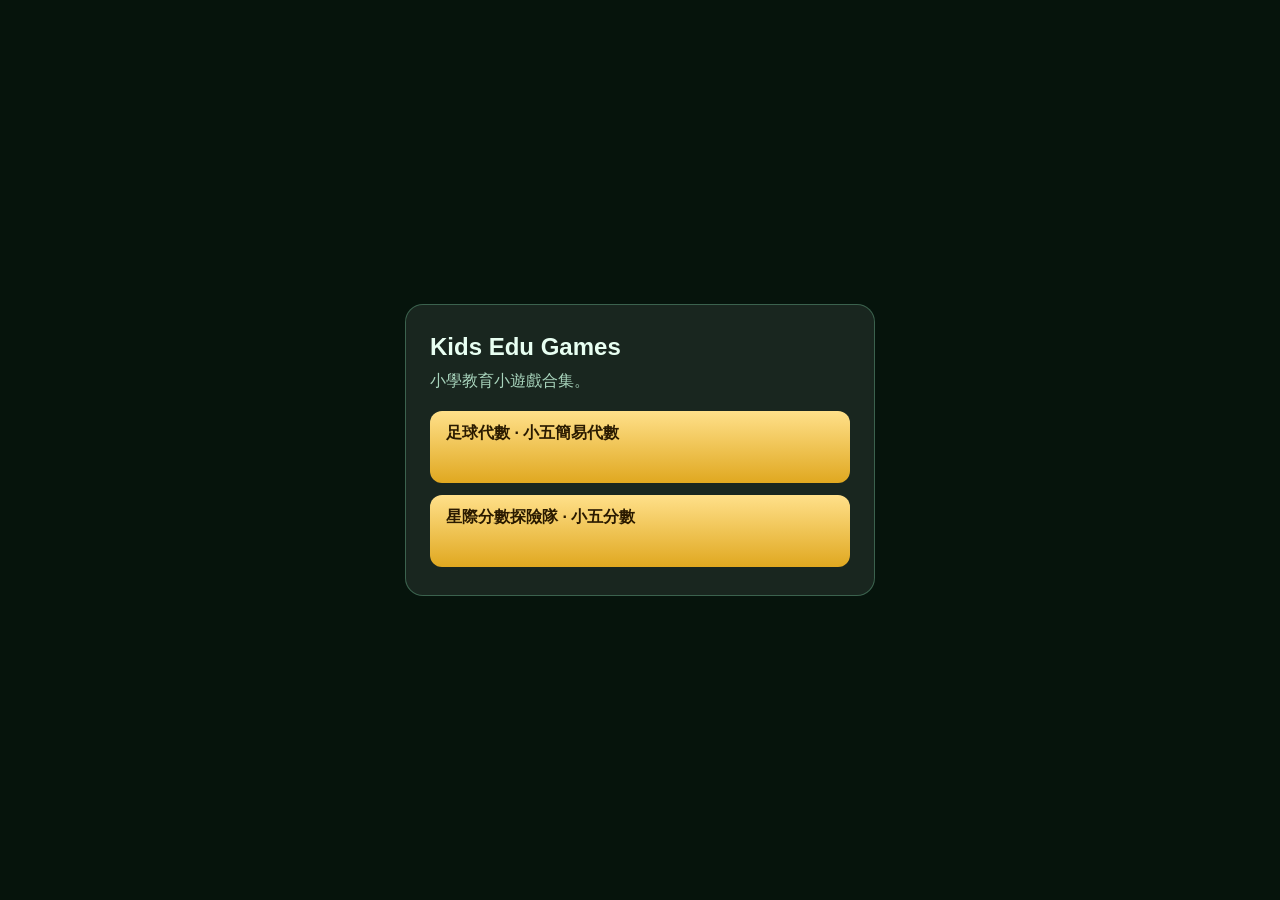
<file: index.html>
<!DOCTYPE html>
<html lang="zh-Hant">
<head>
  <meta charset="UTF-8">
  <meta name="viewport" content="width=device-width, initial-scale=1">
  <title>Kids Edu Games</title>
  <style>
    body {
      margin: 0;
      min-height: 100vh;
      display: grid;
      place-items: center;
      font-family: "PingFang TC", "Heiti TC", "Microsoft JhengHei", sans-serif;
      background: #06140c;
      color: #e8fff2;
    }
    main {
      width: min(420px, 92vw);
      padding: 28px 24px;
      border-radius: 18px;
      background: rgba(255, 255, 255, 0.08);
      border: 1px solid rgba(148, 255, 200, 0.28);
    }
    h1 { margin: 0 0 8px; font-size: 1.5rem; }
    p { margin: 0 0 18px; color: #a8d4bc; line-height: 1.5; }
    a {
      display: block;
      min-height: 48px;
      padding: 12px 16px;
      border-radius: 12px;
      text-decoration: none;
      color: #2a1a00;
      font-weight: 800;
      background: linear-gradient(180deg, #ffe08a, #e0a820);
    }
    a + a { margin-top: 12px; }
  </style>
</head>
<body>
  <main>
    <h1>Kids Edu Games</h1>
    <p>小學教育小遊戲合集。</p>
    <a href="./p5-maths-simple-algebra/">足球代數 · 小五簡易代數</a>
    <a href="./space-fraction-p5/">星際分數探險隊 · 小五分數</a>
  </main>
</body>
</html>
</file>
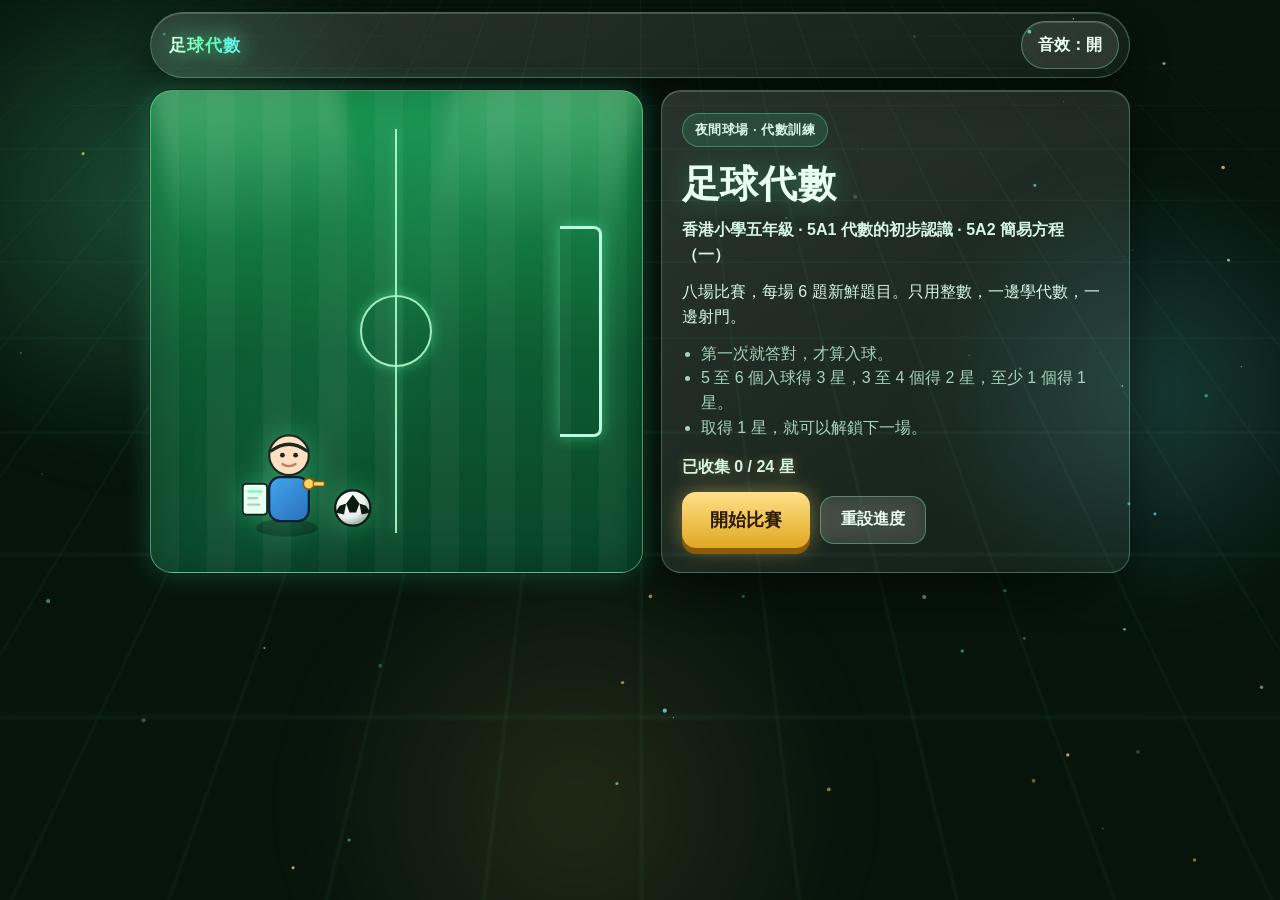
<file: p5-maths-simple-algebra/index.html>
<!DOCTYPE html>
<html lang="zh-Hant">
<head>
  <meta charset="UTF-8">
  <meta name="viewport" content="width=device-width, initial-scale=1, viewport-fit=cover">
  <meta name="theme-color" content="#06140c">
  <title>足球代數</title>
  <link rel="stylesheet" href="./styles.css">
</head>
<body>
  <canvas id="fx-canvas" aria-hidden="true"></canvas>
  <div class="bg-grid" aria-hidden="true"></div>
  <div class="bg-glow bg-glow-a" aria-hidden="true"></div>
  <div class="bg-glow bg-glow-b" aria-hidden="true"></div>
  <div class="bg-glow bg-glow-c" aria-hidden="true"></div>

  <div class="app-shell" id="app-shell">
    <header class="topbar glass-bar">
      <p class="brand"><span class="brand-glow">足球代數</span></p>
      <button type="button" id="sound-toggle" class="pill-btn" aria-pressed="true">音效：開</button>
    </header>

    <main>
      <noscript>
        <p class="noscript">請開啟 JavaScript，這個練習才能運作。</p>
      </noscript>

      <section id="screen-home" class="screen">
        <div class="hero">
          <div class="mini-pitch neon-frame" aria-hidden="true">
            <span class="pitch-sheen"></span>
            <span class="mini-halfway"></span>
            <span class="mini-circle"></span>
            <span class="mini-goal"></span>
            <span class="floodlight flood-l"></span>
            <span class="floodlight flood-r"></span>
            <svg class="hero-mascot" viewBox="0 0 200 140" xmlns="http://www.w3.org/2000/svg">
              <defs>
                <linearGradient id="coachShirt" x1="70" y1="50" x2="130" y2="120" gradientUnits="userSpaceOnUse">
                  <stop offset="0%" stop-color="#4db8ff"/>
                  <stop offset="100%" stop-color="#1e5aa8"/>
                </linearGradient>
                <radialGradient id="ballShade" cx="0.35" cy="0.3" r="0.7">
                  <stop offset="0%" stop-color="#ffffff"/>
                  <stop offset="70%" stop-color="#e8eee9"/>
                  <stop offset="100%" stop-color="#9fb0a8"/>
                </radialGradient>
              </defs>
              <!-- coach body -->
              <ellipse cx="88" cy="118" rx="28" ry="8" fill="rgba(0,0,0,0.25)"/>
              <rect x="72" y="72" width="36" height="40" rx="10" fill="url(#coachShirt)" stroke="#0b1f33" stroke-width="2"/>
              <circle cx="90" cy="52" r="18" fill="#ffe0c2" stroke="#1a2a20" stroke-width="2"/>
              <path d="M74 48 Q90 36 106 48" fill="none" stroke="#1a2a20" stroke-width="3" stroke-linecap="round"/>
              <circle cx="84" cy="52" r="2.2" fill="#1a2a20"/>
              <circle cx="96" cy="52" r="2.2" fill="#1a2a20"/>
              <path d="M84 60 Q90 64 96 60" fill="none" stroke="#c4785a" stroke-width="2" stroke-linecap="round"/>
              <!-- whistle -->
              <circle cx="108" cy="78" r="5" fill="#ffd56a" stroke="#8d5a05" stroke-width="1.5"/>
              <rect x="112" y="76" width="10" height="4" rx="1" fill="#ffd56a" stroke="#8d5a05" stroke-width="1"/>
              <!-- clipboard -->
              <rect x="48" y="78" width="22" height="28" rx="3" fill="#e8fff2" stroke="#0d1f16" stroke-width="1.5"/>
              <rect x="52" y="84" width="14" height="2" rx="1" fill="#5dffb0"/>
              <rect x="52" y="90" width="10" height="2" rx="1" fill="#a8d4bc"/>
              <rect x="52" y="96" width="12" height="2" rx="1" fill="#a8d4bc"/>
              <!-- ball -->
              <g class="home-ball-spin">
                <circle cx="148" cy="100" r="16" fill="url(#ballShade)" stroke="#0b1a12" stroke-width="2"/>
                <polygon points="148,88 154,96 151,104 145,104 142,96" fill="#0b1a12"/>
                <polygon points="136,98 142,96 140,106 132,104" fill="#0b1a12"/>
                <polygon points="160,98 154,96 156,106 164,104" fill="#0b1a12"/>
              </g>
            </svg>
          </div>
          <div class="hero-copy glass-panel">
            <p class="chip">夜間球場 · 代數訓練</p>
            <h1>足球代數</h1>
            <p class="lede">香港小學五年級 · 5A1 代數的初步認識 · 5A2 簡易方程（一）</p>
            <p>八場比賽，每場 6 題新鮮題目。只用整數，一邊學代數，一邊射門。</p>
            <ul class="rules">
              <li>第一次就答對，才算入球。</li>
              <li>5 至 6 個入球得 3 星，3 至 4 個得 2 星，至少 1 個得 1 星。</li>
              <li>取得 1 星，就可以解鎖下一場。</li>
            </ul>
            <p id="home-stars" class="collected">已收集 0 / 24 星</p>
            <div class="home-actions">
              <button type="button" id="go-map" class="btn-primary btn-large">開始比賽</button>
              <button type="button" id="reset-progress" class="btn-secondary">重設進度</button>
            </div>
          </div>
        </div>
      </section>

      <section id="screen-map" class="screen" hidden>
        <div class="map-head">
          <button type="button" id="map-home" class="btn-secondary">主頁</button>
          <div>
            <h1>賽程</h1>
            <p id="map-stars" class="collected">已收集 0 / 24 星</p>
          </div>
        </div>
        <p id="map-error" class="map-error glass-panel" hidden>題目暫時未能產生，請再按一次。</p>
        <div class="map-pitch neon-frame">
          <span class="pitch-sheen"></span>
          <ol id="level-list" class="level-list" aria-label="八場比賽"></ol>
        </div>
      </section>

      <section id="screen-match" class="screen" hidden>
        <div class="scoreboard glass-bar">
          <button type="button" id="quit-match" class="btn-secondary">地圖</button>
          <div class="scoreboard-title">
            <p id="match-title">5A1</p>
            <p id="match-progress" aria-live="polite">準備開球</p>
          </div>
          <div class="score-cluster">
            <div class="score-box streak-pill" title="連續首次入球">
              <span>連勝</span>
              <strong id="streak" aria-live="polite">0</strong>
            </div>
            <div class="score-box neon-score">
              <span>入球</span>
              <strong id="score" aria-live="polite">0</strong>
            </div>
          </div>
        </div>

        <div class="match-body">
          <div class="pitch neon-frame" id="pitch" aria-hidden="true">
            <div class="pitch-grass">
              <span class="pitch-sheen"></span>
              <div class="floodlight flood-l"></div>
              <div class="floodlight flood-r"></div>
              <div class="halfway"></div>
              <div class="center-circle"></div>
              <div class="penalty"></div>
              <div class="goal-wrap">
                <svg class="goal-svg" viewBox="0 0 220 120" aria-hidden="true">
                  <defs>
                    <pattern id="goal-net" width="12" height="12" patternUnits="userSpaceOnUse">
                      <path d="M0 12 L12 0" stroke="rgba(180,255,220,0.55)" stroke-width="1"></path>
                    </pattern>
                    <filter id="goal-glow" x="-20%" y="-20%" width="140%" height="140%">
                      <feGaussianBlur stdDeviation="2.2" result="blur"/>
                      <feMerge>
                        <feMergeNode in="blur"/>
                        <feMergeNode in="SourceGraphic"/>
                      </feMerge>
                    </filter>
                  </defs>
                  <path d="M16 108 V18 H204 V108" fill="url(#goal-net)" stroke="#b8ffe0" stroke-width="6" stroke-linejoin="round" filter="url(#goal-glow)"></path>
                </svg>
                <div class="keeper" id="keeper">
                  <span class="keeper-aura"></span>
                  <span class="keeper-head"></span>
                  <span class="keeper-body"></span>
                </div>
              </div>
              <div class="ball neon-orb" id="ball">
                <span class="ball-glow"></span>
                <svg class="ball-svg" viewBox="0 0 64 64" aria-hidden="true">
                  <circle cx="32" cy="32" r="30" fill="#ffffff" stroke="#0b1a12" stroke-width="2"></circle>
                  <polygon points="32,14 42,24 38,36 26,36 22,24" fill="#0b1a12"></polygon>
                  <polygon points="12,30 22,24 18,38 8,36" fill="#0b1a12"></polygon>
                  <polygon points="52,30 42,24 46,38 56,36" fill="#0b1a12"></polygon>
                  <polygon points="22,46 26,36 38,36 42,46 32,56" fill="#0b1a12"></polygon>
                </svg>
              </div>
              <div id="fx-layer" class="fx-layer"></div>
            </div>
          </div>

          <div class="play-panel glass-panel" id="play-panel">
            <div id="coach-banner" class="coach" hidden>
              <div class="coach-row">
                <svg class="coach-avatar" viewBox="0 0 64 64" aria-hidden="true">
                  <circle cx="32" cy="32" r="30" fill="rgba(93,255,176,0.12)" stroke="rgba(93,255,176,0.45)" stroke-width="2"/>
                  <rect x="20" y="34" width="24" height="22" rx="7" fill="#1e5aa8" stroke="#0b1f33" stroke-width="1.5"/>
                  <circle cx="32" cy="24" r="12" fill="#ffe0c2" stroke="#1a2a20" stroke-width="1.5"/>
                  <circle cx="28" cy="24" r="1.6" fill="#1a2a20"/>
                  <circle cx="36" cy="24" r="1.6" fill="#1a2a20"/>
                  <path d="M28 30 Q32 33 36 30" fill="none" stroke="#c4785a" stroke-width="1.5" stroke-linecap="round"/>
                </svg>
                <div class="coach-copy">
                  <p class="coach-label">教練提示</p>
                  <p id="coach-tip"></p>
                </div>
              </div>
              <button type="button" id="start-question" class="btn-primary btn-large">開球</button>
            </div>

            <div id="question-panel" hidden>
              <p id="phase-label" class="phase-label" hidden></p>
              <h2 id="prompt" class="prompt" tabindex="-1"></h2>
              <p id="equation-reminder" class="reminder" hidden></p>
              <div id="choices" class="choices" role="group" aria-label="選項"></div>
              <div id="keypad" class="keypad" hidden>
                <p id="typed" class="keypad-display is-empty" aria-live="polite">輸入 x</p>
                <div class="keys" id="keys" role="group" aria-label="數字鍵盤">
                  <button type="button" data-key="1">1</button>
                  <button type="button" data-key="2">2</button>
                  <button type="button" data-key="3">3</button>
                  <button type="button" data-key="4">4</button>
                  <button type="button" data-key="5">5</button>
                  <button type="button" data-key="6">6</button>
                  <button type="button" data-key="7">7</button>
                  <button type="button" data-key="8">8</button>
                  <button type="button" data-key="9">9</button>
                  <button type="button" data-key="clear">清除</button>
                  <button type="button" data-key="0">0</button>
                  <button type="button" data-key="submit">提交</button>
                </div>
              </div>
              <div id="feedback" class="feedback glass-inset" hidden role="status" aria-live="polite">
                <p id="feedback-title" class="feedback-title"></p>
                <p id="feedback-note"></p>
                <ol id="feedback-steps"></ol>
                <p id="feedback-check" class="feedback-check"></p>
                <button type="button" id="feedback-next" class="btn-primary btn-large">下一題</button>
              </div>
            </div>
          </div>
        </div>
      </section>

      <section id="screen-result" class="screen" hidden>
        <div class="result-card glass-panel">
          <div id="result-stars" class="result-stars" aria-label="0 星"></div>
          <h1 id="result-title">全場完結</h1>
          <p id="result-badge" class="result-badge"></p>
          <div class="result-stats" aria-label="本場統計">
            <div class="result-stat">
              <span class="s-label">首次入球</span>
              <span class="s-value" id="stat-first-try">0 / 6</span>
            </div>
            <div class="result-stat">
              <span class="s-label">最高連勝</span>
              <span class="s-value" id="stat-best-streak">0</span>
            </div>
            <div class="result-stat">
              <span class="s-label">本場星</span>
              <span class="s-value" id="stat-match-stars">0</span>
            </div>
          </div>
          <p id="result-note"></p>
          <div class="result-actions">
            <button type="button" id="replay" class="btn-primary btn-large">再賽一場</button>
            <button type="button" id="back-map" class="btn-secondary btn-large">返回地圖</button>
          </div>
        </div>
      </section>
    </main>
  </div>

  <div id="quit-confirm" class="modal" hidden>
    <div class="modal-card glass-panel" role="dialog" aria-modal="true" aria-labelledby="quit-text">
      <p id="quit-text">離開本場？這場進度不會儲存。星星要全場完結才會儲存。</p>
      <div class="modal-actions">
        <button type="button" id="quit-stay" class="btn-primary">留下</button>
        <button type="button" id="quit-leave" class="btn-secondary">離開</button>
      </div>
    </div>
  </div>

  <div id="reset-confirm" class="modal" hidden>
    <div class="modal-card glass-panel" role="dialog" aria-modal="true" aria-labelledby="reset-text">
      <p id="reset-text">重設全部進度？所有星星和解鎖都會清除，而且不能復原。</p>
      <div class="modal-actions">
        <button type="button" id="reset-cancel" class="btn-primary">取消</button>
        <button type="button" id="reset-confirm-btn" class="btn-secondary btn-danger">確定重設</button>
      </div>
    </div>
  </div>

  <script src="./questions.js"></script>
  <script src="./audio.js"></script>
  <script src="./game.js"></script>
</body>
</html>
</file>
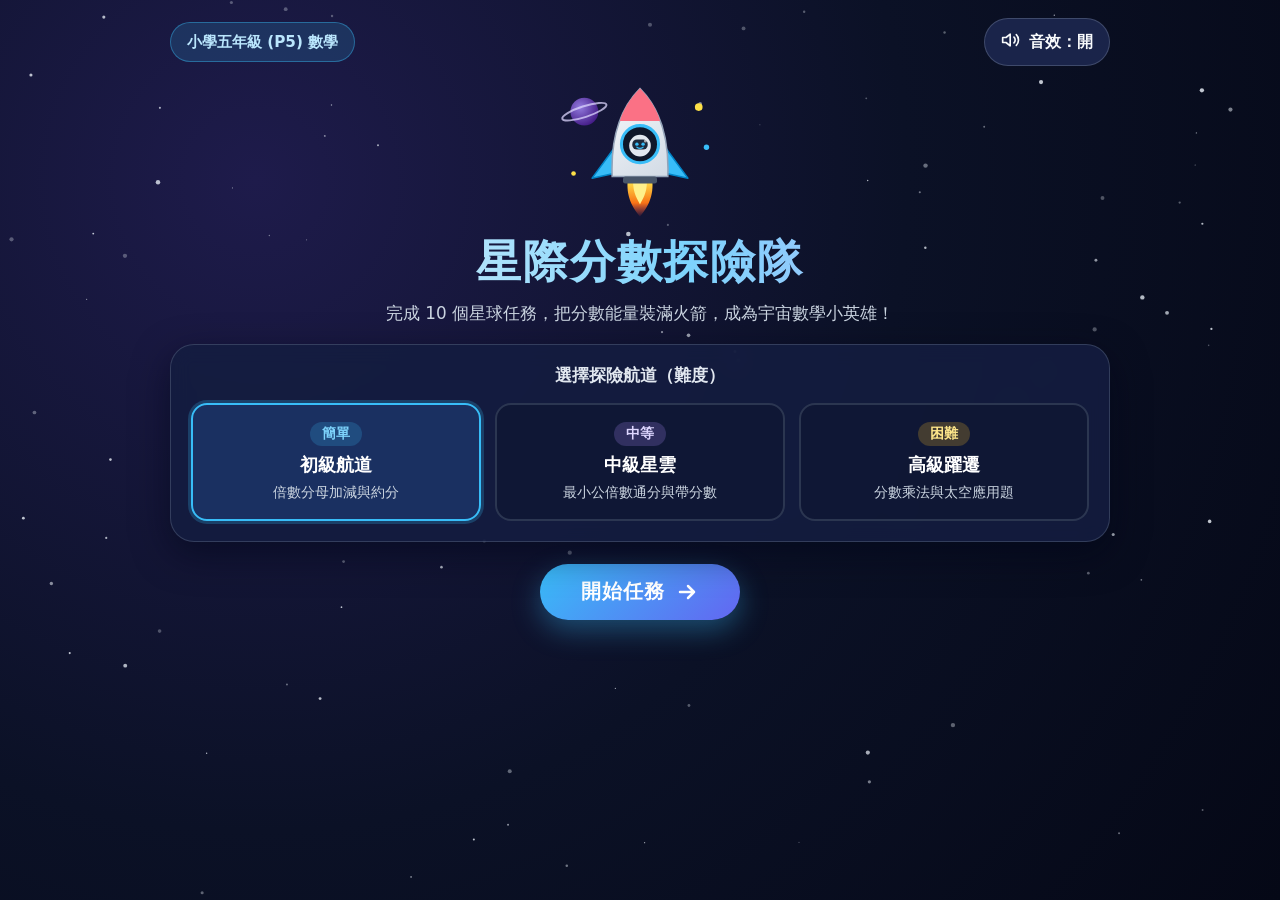
<file: space-fraction-p5/index.html>
<!DOCTYPE html>
<html lang="zh-Hant">
<head>
  <meta charset="UTF-8" />
  <meta name="viewport" content="width=device-width, initial-scale=1.0" />
  <title>星際分數探險隊｜小五分數太空任務</title>
  <link rel="stylesheet" href="style.css" />
</head>
<body>
  <!-- 星空與粒子畫布 -->
  <canvas id="space-canvas" aria-hidden="true"></canvas>

  <div class="app-shell">
    <!-- ========== 開始畫面 ========== -->
    <section id="screen-start" class="screen active" aria-label="遊戲開始畫面">
      <div class="top-utility">
        <span class="grade-pill">小學五年級 (P5) 數學</span>
        <button id="btn-mute-start" class="btn-icon-pill mute-toggle" type="button" aria-label="切換音效">
          <span class="mute-icon"></span>
          <span class="mute-text">音效：開</span>
        </button>
      </div>

      <div class="start-hero">
        <div class="mascot-wrap" aria-hidden="true">
          <!-- 太空船與太空人 SVG -->
          <svg class="hero-svg" viewBox="0 0 220 190" fill="none" xmlns="http://www.w3.org/2000/svg">
            <defs>
              <linearGradient id="shipBody" x1="60" y1="20" x2="160" y2="150" gradientUnits="userSpaceOnUse">
                <stop offset="0%" stop-color="#f8fafc" />
                <stop offset="100%" stop-color="#cbd5e1" />
              </linearGradient>
              <linearGradient id="flameGrad" x1="110" y1="138" x2="110" y2="185" gradientUnits="userSpaceOnUse">
                <stop offset="0%" stop-color="#fde047" />
                <stop offset="60%" stop-color="#f97316" />
                <stop offset="100%" stop-color="#ef4444" stop-opacity="0" />
              </linearGradient>
              <radialGradient id="planetGrad" cx="0.35" cy="0.35" r="0.7">
                <stop offset="0%" stop-color="#a78bfa" />
                <stop offset="100%" stop-color="#4c1d95" />
              </radialGradient>
            </defs>
            <!-- 背景行星與星星 -->
            <circle cx="38" cy="48" r="18" fill="url(#planetGrad)" opacity="0.85" />
            <ellipse cx="38" cy="48" rx="30" ry="7" stroke="#ddd6fe" stroke-width="2.5" transform="rotate(-18 38 48)" opacity="0.75" />
            <circle cx="186" cy="42" r="5" fill="#fde047" />
            <circle cx="196" cy="94" r="3.5" fill="#38bdf8" />
            <circle cx="24" cy="128" r="3" fill="#fde047" />

            <!-- 噴射火焰 -->
            <path class="rocket-flame" d="M94 138 C92 162, 104 176, 110 184 C116 176, 128 162, 126 138 Z" fill="url(#flameGrad)" />
            <path d="M101 138 C101 154, 107 162, 110 168 C113 162, 119 154, 119 138 Z" fill="#fef08a" />

            <!-- 左、右翼 -->
            <path d="M76 96 L48 134 L76 128 Z" fill="#38bdf8" stroke="#0284c7" stroke-width="2" stroke-linejoin="round" />
            <path d="M144 96 L172 134 L144 128 Z" fill="#38bdf8" stroke="#0284c7" stroke-width="2" stroke-linejoin="round" />

            <!-- 火箭主體 -->
            <path d="M110 18 C84 44, 72 82, 74 132 L146 132 C148 82, 136 44, 110 18 Z" fill="url(#shipBody)" stroke="#94a3b8" stroke-width="2" />
            <!-- 鼻錐 -->
            <path d="M110 18 C97 31, 88 46, 84 60 L136 60 C132 46, 123 31, 110 18 Z" fill="#fb7185" />
            <!-- 底部噴口 -->
            <rect x="88" y="132" width="44" height="9" rx="3" fill="#475569" />

            <!-- 舷窗與可愛太空人 -->
            <circle cx="110" cy="90" r="24" fill="#0f172a" stroke="#38bdf8" stroke-width="4" />
            <!-- 太空人頭盔 -->
            <circle cx="110" cy="92" r="14" fill="#e2e8f0" />
            <rect x="100" y="84" width="20" height="13" rx="6" fill="#1e293b" />
            <circle cx="106" cy="90" r="2.2" fill="#38bdf8" />
            <circle cx="114" cy="90" r="2.2" fill="#38bdf8" />
            <path d="M106 94 Q110 97 114 94" stroke="#38bdf8" stroke-width="1.6" stroke-linecap="round" />
            <circle cx="117" cy="86" r="2" fill="#ffffff" opacity="0.6" />
          </svg>
        </div>

        <h1 class="game-title">星際分數探險隊</h1>
        <p class="game-subtitle">完成 10 個星球任務，把分數能量裝滿火箭，成為宇宙數學小英雄！</p>
      </div>

      <div class="difficulty-panel">
        <h2 class="panel-heading">選擇探險航道（難度）</h2>
        <div class="difficulty-grid" role="radiogroup" aria-label="難度選擇">
          <button class="diff-card selected" type="button" data-diff="easy" aria-pressed="true">
            <span class="diff-badge easy">簡單</span>
            <span class="diff-name">初級航道</span>
            <span class="diff-desc">倍數分母加減與約分</span>
          </button>
          <button class="diff-card" type="button" data-diff="medium" aria-pressed="false">
            <span class="diff-badge medium">中等</span>
            <span class="diff-name">中級星雲</span>
            <span class="diff-desc">最小公倍數通分與帶分數</span>
          </button>
          <button class="diff-card" type="button" data-diff="hard" aria-pressed="false">
            <span class="diff-badge hard">困難</span>
            <span class="diff-name">高級躍遷</span>
            <span class="diff-desc">分數乘法與太空應用題</span>
          </button>
        </div>
      </div>

      <div class="start-actions">
        <button id="btn-play" class="btn-primary-cta" type="button">
          <span>開始任務</span>
          <svg width="24" height="24" viewBox="0 0 24 24" fill="none" aria-hidden="true">
            <path d="M5 12H19M19 12L13 6M19 12L13 18" stroke="currentColor" stroke-width="2.5" stroke-linecap="round" stroke-linejoin="round"/>
          </svg>
        </button>
      </div>
    </section>

    <!-- ========== 遊戲進行畫面 ========== -->
    <section id="screen-play" class="screen" aria-label="答題任務畫面">
      <header class="hud-bar">
        <button id="btn-back-home" class="btn-icon-pill" type="button" aria-label="返回主畫面">
          <svg width="20" height="20" viewBox="0 0 24 24" fill="none" aria-hidden="true">
            <path d="M15 18L9 12L15 6" stroke="currentColor" stroke-width="2.4" stroke-linecap="round" stroke-linejoin="round"/>
          </svg>
          <span>返回</span>
        </button>

        <div class="progress-wrap" aria-label="任務進度">
          <div class="progress-meta">
            <span id="hud-q-count">第 1 / 10 題</span>
            <span id="hud-diff-label" class="hud-diff-tag">簡單</span>
          </div>
          <div class="planet-track" id="planet-track" aria-hidden="true"></div>
        </div>

        <div class="hud-stats">
          <div class="stat-pill streak-pill" title="連續第一次就答對的次數">
            <span class="stat-icon">🔥</span>
            <span>連勝 <strong id="hud-streak">0</strong></span>
          </div>
          <div class="stat-pill score-pill">
            <span class="stat-icon">⭐</span>
            <span><strong id="hud-score">0</strong></span>
          </div>
          <button id="btn-mute-play" class="btn-icon-pill mute-toggle icon-only" type="button" aria-label="切換音效">
            <span class="mute-icon"></span>
          </button>
        </div>
      </header>

      <main class="mission-stage">
        <article id="question-card" class="question-card">
          <div class="card-header-row">
            <span id="q-tag" class="q-tag">基礎通分</span>
            <span id="q-attempt-note" class="q-attempt-note"></span>
          </div>

          <p id="q-story" class="q-story"></p>

          <div id="q-expression" class="q-expression" aria-label="數學算式"></div>

          <!-- 溫和引導提示區（答錯時顯示） -->
          <div id="hint-box" class="hint-box hidden" role="status" aria-live="polite">
            <div class="hint-header">
              <span class="hint-badge">🛸 領航員提示</span>
              <span class="hint-encourage">沒關係，再試一次！</span>
            </div>
            <p id="hint-text" class="hint-text"></p>
            <div id="hint-visual" class="hint-visual"></div>
          </div>

          <!-- 答對回饋橫幅 -->
          <div id="success-banner" class="success-banner hidden" role="status" aria-live="polite">
            <span id="success-text">✨ 能量充滿！準備躍遷！</span>
          </div>
        </article>

        <div id="choices-grid" class="choices-grid" role="group" aria-label="答案選項"></div>
      </main>
    </section>

    <!-- ========== 結算畫面 ========== -->
    <section id="screen-summary" class="screen" aria-label="任務結算畫面">
      <div class="summary-card">
        <div class="summary-stars" id="summary-stars" aria-label="星章評價"></div>
        <h2 id="summary-title" class="summary-title">任務完成！</h2>
        <p id="summary-subtitle" class="summary-subtitle"></p>

        <div class="summary-stats-grid">
          <div class="summary-stat">
            <span class="s-label">一次答對題數</span>
            <span class="s-value" id="stat-first-try">0 / 10</span>
          </div>
          <div class="summary-stat">
            <span class="s-label">最高連勝</span>
            <span class="s-value" id="stat-best-streak">0</span>
          </div>
          <div class="summary-stat">
            <span class="s-label">總得分</span>
            <span class="s-value" id="stat-total-score">0</span>
          </div>
        </div>

        <div class="summary-actions">
          <button id="btn-replay" class="btn-primary-cta" type="button">再玩一次</button>
          <button id="btn-change-diff" class="btn-secondary-cta" type="button">切換難度</button>
        </div>
      </div>
    </section>
  </div>

  <script src="curriculum.js"></script>
  <script src="audio.js"></script>
  <script src="game.js"></script>
</body>
</html>
</file>
<file: p5-maths-simple-algebra/styles.css>
:root {
  --night: #06140c;
  --night-mid: #0a1f14;
  --grass-deep: #0c3d22;
  --grass-mid: #125c34;
  --grass-light: #1a8a4a;
  --line: rgba(180, 255, 210, 0.88);
  --neon: #5dffb0;
  --neon-soft: rgba(93, 255, 176, 0.45);
  --neon-gold: #ffd56a;
  --neon-cyan: #6ef0ff;
  --neon-coral: #ff6b7a;
  --ink: #e8fff2;
  --ink-dark: #0d1f16;
  --ink-soft: #a8d4bc;
  --panel: rgba(12, 36, 24, 0.55);
  --panel-solid: rgba(18, 48, 32, 0.78);
  --panel-border: rgba(148, 255, 200, 0.28);
  --glass: rgba(255, 255, 255, 0.08);
  --glass-strong: rgba(255, 255, 255, 0.14);
  --accent: #ffd56a;
  --accent-deep: #e0a820;
  --goal: #3dff9a;
  --save: #ff6b7a;
  --locked: #6b8a78;
  --shadow: 0 16px 40px rgba(0, 0, 0, 0.45);
  --glow-soft: 0 0 24px rgba(93, 255, 176, 0.25);
  --radius: 20px;
  --tap: 48px;
  --safe-top: env(safe-area-inset-top, 0px);
  --safe-right: env(safe-area-inset-right, 0px);
  --safe-bottom: env(safe-area-inset-bottom, 0px);
  --safe-left: env(safe-area-inset-left, 0px);
  --font: "PingFang TC", "Heiti TC", "Microsoft JhengHei", "Noto Sans TC", sans-serif;
}

*,
*::before,
*::after {
  box-sizing: border-box;
}

html,
body {
  margin: 0;
  min-height: 100%;
  min-height: 100dvh;
  font-family: var(--font);
  color: var(--ink);
  background: var(--night);
  -webkit-tap-highlight-color: transparent;
  touch-action: manipulation;
  overflow-x: hidden;
}

#fx-canvas {
  position: fixed;
  inset: 0;
  width: 100%;
  height: 100%;
  pointer-events: none;
  z-index: 0;
}

.bg-grid {
  position: fixed;
  inset: -10%;
  z-index: 0;
  pointer-events: none;
  background-image:
    linear-gradient(rgba(93, 255, 176, 0.06) 1px, transparent 1px),
    linear-gradient(90deg, rgba(93, 255, 176, 0.06) 1px, transparent 1px);
  background-size: 48px 48px;
  transform: perspective(600px) rotateX(48deg) scale(1.35);
  transform-origin: center 20%;
  mask-image: radial-gradient(ellipse at 50% 30%, #000 20%, transparent 72%);
  animation: grid-drift 28s linear infinite;
  opacity: 0.7;
}

.bg-glow {
  position: fixed;
  border-radius: 50%;
  pointer-events: none;
  z-index: 0;
  filter: blur(40px);
  opacity: 0.55;
}

.bg-glow-a {
  width: 42vw;
  height: 42vw;
  top: -8%;
  left: -10%;
  background: radial-gradient(circle, rgba(93, 255, 176, 0.45), transparent 70%);
  animation: glow-float 14s ease-in-out infinite;
}

.bg-glow-b {
  width: 36vw;
  height: 36vw;
  right: -8%;
  top: 18%;
  background: radial-gradient(circle, rgba(110, 240, 255, 0.35), transparent 70%);
  animation: glow-float 18s ease-in-out infinite reverse;
}

.bg-glow-c {
  width: 50vw;
  height: 40vw;
  left: 20%;
  bottom: -18%;
  background: radial-gradient(circle, rgba(255, 213, 106, 0.22), transparent 70%);
  animation: glow-float 20s ease-in-out infinite;
}

@keyframes grid-drift {
  from { background-position: 0 0, 0 0; }
  to { background-position: 0 96px, 96px 0; }
}

@keyframes glow-float {
  0%, 100% { transform: translate(0, 0) scale(1); }
  50% { transform: translate(3%, -4%) scale(1.08); }
}

.app-shell {
  position: relative;
  z-index: 1;
  padding:
    calc(12px + var(--safe-top))
    calc(14px + var(--safe-right))
    calc(14px + var(--safe-bottom))
    calc(14px + var(--safe-left));
  min-height: 100dvh;
}

.app-shell.is-shaking {
  animation: screen-shake 0.42s ease-out;
}

@keyframes screen-shake {
  0%, 100% { transform: translate(0, 0); }
  20% { transform: translate(-3px, 2px); }
  40% { transform: translate(3px, -2px); }
  60% { transform: translate(-2px, -1px); }
  80% { transform: translate(2px, 1px); }
}

button {
  font-family: inherit;
  font-size: 1rem;
  font-weight: 700;
  border: none;
  cursor: pointer;
  touch-action: manipulation;
  color: inherit;
}

button:disabled {
  opacity: 0.55;
  cursor: not-allowed;
}

button:focus-visible {
  outline: 3px solid var(--neon-gold);
  outline-offset: 2px;
}

.glass-bar,
.glass-panel {
  background: linear-gradient(145deg, rgba(255, 255, 255, 0.14), rgba(255, 255, 255, 0.05));
  backdrop-filter: blur(18px) saturate(1.35);
  -webkit-backdrop-filter: blur(18px) saturate(1.35);
  border: 1px solid var(--panel-border);
  box-shadow: var(--shadow), inset 0 1px 0 rgba(255, 255, 255, 0.18);
}

.glass-inset {
  background: rgba(0, 0, 0, 0.28);
  border: 1px solid rgba(148, 255, 200, 0.2);
  backdrop-filter: blur(10px);
  -webkit-backdrop-filter: blur(10px);
}

.neon-frame {
  position: relative;
  border: 1px solid rgba(148, 255, 200, 0.45);
  box-shadow:
    0 0 0 1px rgba(0, 0, 0, 0.35),
    0 0 28px rgba(93, 255, 176, 0.22),
    inset 0 0 40px rgba(0, 0, 0, 0.25);
}

.pitch-sheen {
  position: absolute;
  inset: 0;
  pointer-events: none;
  background: linear-gradient(120deg, transparent 30%, rgba(255, 255, 255, 0.12) 48%, transparent 62%);
  mix-blend-mode: soft-light;
  animation: sheen-sweep 7s ease-in-out infinite;
}

@keyframes sheen-sweep {
  0%, 100% { opacity: 0.35; transform: translateX(-8%); }
  50% { opacity: 0.7; transform: translateX(8%); }
}

.topbar {
  max-width: 980px;
  margin: 0 auto 12px;
  display: flex;
  align-items: center;
  justify-content: space-between;
  gap: 12px;
  border-radius: 999px;
  padding: 8px 10px 8px 18px;
}

.brand {
  margin: 0;
  font-size: 1.05rem;
  font-weight: 800;
  letter-spacing: 0.06em;
}

.brand-glow {
  background: linear-gradient(90deg, #eafff4, var(--neon), var(--neon-cyan));
  -webkit-background-clip: text;
  background-clip: text;
  color: transparent;
  text-shadow: 0 0 24px rgba(93, 255, 176, 0.35);
  filter: drop-shadow(0 0 10px rgba(93, 255, 176, 0.45));
}

.pill-btn,
#sound-toggle {
  min-height: var(--tap);
  min-width: var(--tap);
  padding: 0 16px;
  border-radius: 999px;
  background: rgba(255, 255, 255, 0.1);
  color: var(--ink);
  border: 1px solid rgba(148, 255, 200, 0.35);
  box-shadow: inset 0 1px 0 rgba(255, 255, 255, 0.15);
}

main {
  max-width: 980px;
  margin: 0 auto;
}

.screen[hidden],
[hidden] {
  display: none !important;
}

.noscript {
  background: #fff3cd;
  color: #664d03;
  padding: 14px 16px;
  border-radius: 12px;
}

.hero {
  display: grid;
  gap: 18px;
}

.mini-pitch {
  position: relative;
  height: clamp(160px, 28vh, 240px);
  border-radius: 22px;
  overflow: hidden;
  background:
    repeating-linear-gradient(
      90deg,
      rgba(255, 255, 255, 0.04) 0 28px,
      transparent 28px 56px
    ),
    linear-gradient(180deg, #1a9a52, #0d5c32 55%, #084528);
}

.floodlight {
  position: absolute;
  width: 38%;
  height: 55%;
  top: -8%;
  pointer-events: none;
  background: linear-gradient(180deg, rgba(255, 255, 220, 0.28), transparent 70%);
  filter: blur(8px);
  opacity: 0.75;
  animation: flood-pulse 4.5s ease-in-out infinite;
}

.flood-l { left: 4%; transform: rotate(-12deg); }
.flood-r { right: 4%; transform: rotate(12deg); animation-delay: -2s; }

@keyframes flood-pulse {
  0%, 100% { opacity: 0.45; }
  50% { opacity: 0.85; }
}

.mini-halfway,
.mini-circle,
.mini-goal,
.mini-ball {
  position: absolute;
}

.mini-halfway {
  left: 50%;
  top: 8%;
  bottom: 8%;
  width: 2px;
  background: var(--line);
  box-shadow: 0 0 10px var(--neon-soft);
  transform: translateX(-50%);
}

.mini-circle {
  width: 72px;
  height: 72px;
  border: 2px solid var(--line);
  border-radius: 50%;
  left: 50%;
  top: 50%;
  transform: translate(-50%, -50%);
  box-shadow: 0 0 14px var(--neon-soft);
}

.mini-goal {
  right: 8%;
  top: 28%;
  width: 42px;
  height: 44%;
  border: 3px solid #b8ffe0;
  border-left: none;
  border-radius: 0 8px 8px 0;
  box-shadow: 0 0 16px rgba(93, 255, 176, 0.45);
}

.neon-orb {
  width: 28px;
  height: 28px;
  border-radius: 50%;
  background: radial-gradient(circle at 35% 30%, #fff, #dfe8e4 55%, #9fb0a8);
  border: 2px solid #1a2a20;
  box-shadow:
    0 0 16px rgba(110, 240, 255, 0.65),
    0 4px 0 rgba(0, 0, 0, 0.25);
}

.hero-mascot {
  position: absolute;
  left: 8%;
  bottom: 4%;
  width: min(72%, 220px);
  height: auto;
  z-index: 2;
  filter: drop-shadow(0 0 14px rgba(93, 255, 176, 0.35));
  animation: mascot-bob 3.6s ease-in-out infinite;
}

@keyframes mascot-bob {
  0%, 100% { transform: translateY(0); }
  50% { transform: translateY(-6px); }
}

.hero-copy {
  border-radius: var(--radius);
  padding: 22px 20px 24px;
}

.chip {
  display: inline-flex;
  margin: 0 0 10px;
  padding: 6px 12px;
  border-radius: 999px;
  font-size: 0.82rem;
  font-weight: 800;
  letter-spacing: 0.04em;
  color: #b8ffe0;
  background: rgba(93, 255, 176, 0.12);
  border: 1px solid rgba(93, 255, 176, 0.35);
}

.hero-copy h1 {
  margin: 0 0 8px;
  font-size: clamp(1.8rem, 5vw, 2.4rem);
  letter-spacing: 0.02em;
  text-shadow: 0 0 28px rgba(93, 255, 176, 0.35);
}

.lede {
  margin: 0 0 10px;
  color: var(--neon-gold);
  font-weight: 700;
}

.hero-copy > p {
  margin: 0 0 12px;
  line-height: 1.55;
  color: #d7f5e6;
}

.rules {
  margin: 0 0 14px;
  padding-left: 1.2em;
  color: var(--ink-soft);
  line-height: 1.55;
}

.collected {
  margin: 0 0 14px;
  font-weight: 800;
  color: var(--neon-gold);
  text-shadow: 0 0 12px rgba(255, 213, 106, 0.35);
}

.btn-primary,
.btn-secondary {
  min-height: var(--tap);
  min-width: var(--tap);
  padding: 12px 20px;
  border-radius: 14px;
  display: inline-flex;
  align-items: center;
  justify-content: center;
}

.btn-primary {
  background: linear-gradient(180deg, #ffe08a, var(--accent-deep));
  color: #2a1a00;
  box-shadow:
    0 6px 0 #8d5a05,
    0 0 22px rgba(255, 213, 106, 0.45);
}

.btn-primary:active {
  transform: translateY(2px);
  box-shadow: 0 4px 0 #8d5a05, 0 0 16px rgba(255, 213, 106, 0.35);
}

.btn-secondary {
  background: rgba(255, 255, 255, 0.1);
  border: 1px solid rgba(148, 255, 200, 0.35);
  color: var(--ink);
  backdrop-filter: blur(8px);
  -webkit-backdrop-filter: blur(8px);
}

.btn-large {
  min-height: 56px;
  padding-inline: 28px;
  font-size: 1.1rem;
}

.home-actions {
  display: flex;
  flex-wrap: wrap;
  gap: 10px;
  align-items: center;
}

.btn-danger {
  border-color: rgba(255, 107, 122, 0.55);
  color: #ffd0d4;
}

.btn-danger:active {
  background: rgba(255, 107, 122, 0.18);
}

.map-head {
  display: flex;
  align-items: flex-start;
  gap: 14px;
  margin-bottom: 14px;
  color: var(--ink);
}

.map-head h1 {
  margin: 0 0 4px;
  font-size: 1.6rem;
  text-shadow: 0 0 18px rgba(93, 255, 176, 0.35);
}

.map-head .collected {
  margin: 0;
}

.map-error {
  color: #ffd0d4;
  padding: 12px 14px;
  border-radius: 12px;
  margin: 0 0 12px;
  font-weight: 700;
  border-color: rgba(255, 107, 122, 0.45);
}

.map-pitch {
  border-radius: 22px;
  padding: 16px;
  overflow: hidden;
  background:
    repeating-linear-gradient(
      90deg,
      rgba(255, 255, 255, 0.04) 0 36px,
      transparent 36px 72px
    ),
    linear-gradient(180deg, #178a48, #0d5c32);
}

.level-list {
  list-style: none;
  margin: 0;
  padding: 0;
  display: grid;
  grid-template-columns: 1fr;
  gap: 12px;
  position: relative;
  z-index: 1;
}

.level-card {
  display: grid;
  grid-template-columns: auto 1fr auto;
  gap: 12px;
  align-items: center;
  width: 100%;
  text-align: left;
  min-height: 72px;
  padding: 12px 14px;
  border-radius: 16px;
  background: linear-gradient(145deg, rgba(255, 255, 255, 0.16), rgba(255, 255, 255, 0.06));
  border: 1px solid rgba(148, 255, 200, 0.35);
  box-shadow: 0 4px 0 rgba(0, 0, 0, 0.25), 0 0 18px rgba(93, 255, 176, 0.12);
  backdrop-filter: blur(10px);
  -webkit-backdrop-filter: blur(10px);
  color: var(--ink);
}

.level-card:active:not(:disabled) {
  transform: translateY(1px);
}

.level-card.is-next-pulse {
  border-color: rgba(110, 240, 255, 0.85);
  box-shadow:
    0 4px 0 rgba(0, 0, 0, 0.25),
    0 0 0 2px rgba(110, 240, 255, 0.35),
    0 0 28px rgba(110, 240, 255, 0.55),
    inset 0 0 18px rgba(110, 240, 255, 0.12);
  animation: map-neon-pulse 1.8s ease-in-out infinite;
}

@keyframes map-neon-pulse {
  0%, 100% {
    box-shadow:
      0 4px 0 rgba(0, 0, 0, 0.25),
      0 0 0 2px rgba(110, 240, 255, 0.28),
      0 0 18px rgba(110, 240, 255, 0.35),
      inset 0 0 12px rgba(110, 240, 255, 0.08);
  }
  50% {
    box-shadow:
      0 4px 0 rgba(0, 0, 0, 0.25),
      0 0 0 3px rgba(110, 240, 255, 0.55),
      0 0 36px rgba(110, 240, 255, 0.7),
      inset 0 0 22px rgba(110, 240, 255, 0.18);
  }
}

.level-card.is-locked {
  background: rgba(20, 40, 30, 0.55);
  color: var(--locked);
  border-color: rgba(107, 138, 120, 0.35);
  box-shadow: none;
  animation: none;
}

.level-num {
  width: 44px;
  height: 44px;
  border-radius: 50%;
  display: grid;
  place-items: center;
  background: radial-gradient(circle at 35% 30%, #3dff9a, #0f6a3c);
  color: #062214;
  font-weight: 800;
  box-shadow: 0 0 16px rgba(61, 255, 154, 0.55);
}

.level-card.is-locked .level-num {
  background: #4a5f52;
  color: #c5d4cb;
  box-shadow: none;
}

.level-meta strong {
  display: block;
  font-size: 1.05rem;
  margin-bottom: 2px;
}

.level-meta span {
  font-size: 0.92rem;
  color: var(--ink-soft);
}

.level-stars {
  letter-spacing: 0.08em;
  font-size: 1.1rem;
  color: var(--neon-gold);
  min-width: 4.2em;
  text-align: right;
  text-shadow: 0 0 10px rgba(255, 213, 106, 0.4);
}

.scoreboard {
  display: grid;
  grid-template-columns: auto 1fr auto;
  gap: 10px;
  align-items: center;
  border-radius: 18px;
  padding: 10px 12px;
  margin-bottom: 12px;
}

.scoreboard-title p {
  margin: 0;
}

#match-title {
  font-weight: 800;
  font-size: 1.05rem;
}

#match-progress {
  font-size: 0.92rem;
  opacity: 0.9;
  color: var(--ink-soft);
}

.score-cluster {
  display: flex;
  align-items: stretch;
  gap: 8px;
}

.score-box {
  border-radius: 14px;
  padding: 8px 12px;
  text-align: center;
  min-width: 60px;
}

.neon-score {
  background: rgba(0, 0, 0, 0.35);
  border: 1px solid rgba(93, 255, 176, 0.45);
  box-shadow: inset 0 0 18px rgba(93, 255, 176, 0.18), 0 0 16px rgba(93, 255, 176, 0.2);
}

.streak-pill {
  background: rgba(0, 0, 0, 0.35);
  border: 1px solid rgba(255, 213, 106, 0.5);
  box-shadow: inset 0 0 16px rgba(255, 213, 106, 0.14), 0 0 14px rgba(255, 213, 106, 0.2);
}

.streak-pill span {
  color: var(--neon-gold);
}

.streak-pill strong {
  text-shadow: 0 0 12px rgba(255, 213, 106, 0.65);
}

.score-box span {
  display: block;
  font-size: 0.78rem;
  opacity: 0.85;
  color: var(--neon);
}

.score-box strong {
  font-size: 1.45rem;
  line-height: 1.1;
  color: #fff;
  text-shadow: 0 0 12px rgba(93, 255, 176, 0.65);
}

.match-body {
  display: grid;
  gap: 12px;
}

.pitch {
  border-radius: 18px;
  overflow: hidden;
  min-height: 150px;
}

.pitch-grass {
  position: relative;
  height: clamp(150px, 24vh, 220px);
  background:
    repeating-linear-gradient(
      90deg,
      rgba(255, 255, 255, 0.045) 0 32px,
      transparent 32px 64px
    ),
    linear-gradient(180deg, #1b9a52, #0e6a3a 60%, #0a4d2c);
}

.halfway {
  position: absolute;
  left: 50%;
  top: 8%;
  bottom: 8%;
  width: 2px;
  background: var(--line);
  box-shadow: 0 0 12px var(--neon-soft);
  transform: translateX(-50%);
}

.center-circle {
  position: absolute;
  width: 70px;
  height: 70px;
  border: 2px solid var(--line);
  border-radius: 50%;
  left: 50%;
  top: 50%;
  transform: translate(-50%, -50%);
  box-shadow: 0 0 16px var(--neon-soft);
}

.penalty {
  position: absolute;
  right: 8%;
  top: 18%;
  width: 18%;
  height: 64%;
  border: 2px solid var(--line);
  border-right: none;
  box-shadow: -4px 0 16px rgba(93, 255, 176, 0.15);
}

.goal-wrap {
  position: absolute;
  right: 2%;
  top: 22%;
  width: 28%;
  height: 56%;
}

.goal-svg {
  width: 100%;
  height: 100%;
  display: block;
  filter: drop-shadow(0 0 8px rgba(93, 255, 176, 0.55));
}

.keeper {
  position: absolute;
  left: 28%;
  top: 38%;
  width: 34px;
  transition: transform 0.35s ease;
  filter: drop-shadow(0 0 10px rgba(110, 240, 255, 0.55));
}

.keeper-aura {
  position: absolute;
  inset: -8px -6px -4px;
  border-radius: 16px;
  background: radial-gradient(circle, rgba(110, 240, 255, 0.35), transparent 70%);
  z-index: -1;
  animation: aura-pulse 2.4s ease-in-out infinite;
}

@keyframes aura-pulse {
  0%, 100% { opacity: 0.45; transform: scale(0.95); }
  50% { opacity: 0.9; transform: scale(1.08); }
}

.keeper-head {
  display: block;
  width: 18px;
  height: 18px;
  margin: 0 auto 2px;
  border-radius: 50%;
  background: linear-gradient(145deg, #ffe0c2, #f3d2b0);
  border: 2px solid #1a2a20;
  box-shadow: 0 0 8px rgba(255, 255, 255, 0.35);
}

.keeper-body {
  display: block;
  width: 28px;
  height: 28px;
  margin: 0 auto;
  border-radius: 8px;
  background: linear-gradient(160deg, #4db8ff, #1e5aa8);
  border: 2px solid #0b1f33;
  box-shadow: 0 0 14px rgba(77, 184, 255, 0.55);
}

.ball {
  position: absolute;
  left: 18%;
  bottom: 18%;
  width: 36px;
  height: 36px;
  z-index: 2;
  transform-origin: center;
}

.ball-glow {
  position: absolute;
  inset: -10px;
  border-radius: 50%;
  background: radial-gradient(circle, rgba(110, 240, 255, 0.55), transparent 70%);
  animation: aura-pulse 2s ease-in-out infinite;
  pointer-events: none;
}

.ball-svg {
  position: relative;
  width: 100%;
  height: 100%;
  display: block;
  filter: drop-shadow(0 3px 0 rgba(0, 0, 0, 0.25)) drop-shadow(0 0 10px rgba(110, 240, 255, 0.65));
}

.fx-layer {
  position: absolute;
  inset: 0;
  pointer-events: none;
  overflow: hidden;
  z-index: 5;
}

.score-popup {
  position: absolute;
  left: 50%;
  top: 42%;
  transform: translate(-50%, 0);
  font-weight: 900;
  font-size: clamp(1.2rem, 4vw, 1.7rem);
  letter-spacing: 0.04em;
  pointer-events: none;
  text-shadow: 0 0 16px currentColor, 0 2px 0 rgba(0, 0, 0, 0.45);
  animation: popup-float 0.95s ease-out forwards;
  white-space: nowrap;
  z-index: 6;
}

.score-popup.is-goal {
  color: var(--neon-gold);
}

.score-popup.is-save {
  color: var(--neon-coral);
}

@keyframes popup-float {
  0% { opacity: 0; transform: translate(-50%, 12px) scale(0.85); }
  18% { opacity: 1; transform: translate(-50%, 0) scale(1.08); }
  100% { opacity: 0; transform: translate(-50%, -48px) scale(1); }
}

.pitch.is-goal .ball {
  animation: ball-goal 0.7s ease-out forwards;
}

.pitch.is-goal .keeper {
  transform: translateY(-8px);
}

.pitch.is-goal .pitch-grass {
  box-shadow: inset 0 0 60px rgba(61, 255, 154, 0.35);
}

.pitch.is-save .ball {
  animation: ball-save 0.65s ease-out forwards;
}

.pitch.is-save .keeper {
  transform: translate(18px, -6px) rotate(12deg);
}

.pitch.is-save .pitch-grass {
  box-shadow: inset 0 0 50px rgba(255, 107, 122, 0.28);
}

@keyframes ball-goal {
  0% { transform: translate(0, 0) scale(1); }
  55% { transform: translate(150%, -55%) scale(0.95); }
  100% { transform: translate(210%, -20%) scale(0.8); opacity: 0.35; }
}

@keyframes ball-save {
  0% { transform: translate(0, 0); }
  40% { transform: translate(95%, -35%); }
  100% { transform: translate(40%, 10%) rotate(-40deg); }
}

.play-panel {
  border-radius: var(--radius);
  padding: 16px;
  min-height: 280px;
  color: #e8fff2;
}

.coach-row {
  display: flex;
  align-items: flex-start;
  gap: 12px;
  margin-bottom: 16px;
}

.coach-avatar {
  flex: 0 0 56px;
  width: 56px;
  height: 56px;
  filter: drop-shadow(0 0 10px rgba(93, 255, 176, 0.35));
}

.coach-copy {
  flex: 1;
  min-width: 0;
}

.coach-label {
  margin: 0 0 4px;
  font-size: 0.85rem;
  font-weight: 800;
  color: var(--neon-gold);
  letter-spacing: 0.04em;
}

#coach-tip {
  margin: 0;
  line-height: 1.55;
  font-size: 1.05rem;
  color: #d7f5e6;
}

.phase-label {
  margin: 0 0 6px;
  font-size: 0.85rem;
  font-weight: 800;
  color: var(--neon);
}

.prompt {
  margin: 0 0 14px;
  font-size: clamp(1.15rem, 3.6vw, 1.45rem);
  line-height: 1.45;
  white-space: pre-wrap;
  color: #f2fff8;
}

.reminder {
  margin: -6px 0 12px;
  padding: 8px 10px;
  background: rgba(93, 255, 176, 0.1);
  border: 1px solid rgba(93, 255, 176, 0.28);
  border-radius: 10px;
  color: var(--ink-soft);
  font-weight: 700;
}

.choices {
  display: grid;
  grid-template-columns: 1fr;
  gap: 10px;
}

.choice-btn {
  min-height: 56px;
  padding: 14px 16px;
  border-radius: 14px;
  background: rgba(255, 255, 255, 0.08);
  border: 1px solid rgba(148, 255, 200, 0.28);
  text-align: left;
  font-size: 1.08rem;
  line-height: 1.35;
  color: var(--ink);
  box-shadow: inset 0 1px 0 rgba(255, 255, 255, 0.12);
}

.choice-btn:active:not(:disabled) {
  transform: scale(0.985);
}

.choice-btn.is-correct {
  background: rgba(61, 255, 154, 0.18);
  border-color: var(--goal);
  box-shadow: 0 0 18px rgba(61, 255, 154, 0.35);
}

.choice-btn.is-wrong {
  background: rgba(255, 107, 122, 0.16);
  border-color: var(--save);
}

.keypad-display {
  min-height: 56px;
  margin: 0 0 12px;
  padding: 12px 14px;
  border-radius: 12px;
  background: rgba(0, 0, 0, 0.45);
  color: var(--neon);
  font-size: 1.6rem;
  font-weight: 800;
  letter-spacing: 0.06em;
  display: flex;
  align-items: center;
  border: 1px solid rgba(93, 255, 176, 0.35);
  box-shadow: inset 0 0 20px rgba(93, 255, 176, 0.12), 0 0 16px rgba(93, 255, 176, 0.15);
  text-shadow: 0 0 10px rgba(93, 255, 176, 0.55);
}

.keypad-display.is-empty {
  color: rgba(148, 255, 200, 0.4);
  font-size: 1.1rem;
  letter-spacing: 0;
  text-shadow: none;
}

.keys {
  display: grid;
  grid-template-columns: repeat(3, 1fr);
  gap: 8px;
}

.keys button {
  min-height: var(--tap);
  border-radius: 12px;
  background: rgba(255, 255, 255, 0.1);
  border: 1px solid rgba(148, 255, 200, 0.25);
  font-size: 1.25rem;
  color: var(--ink);
  box-shadow: inset 0 1px 0 rgba(255, 255, 255, 0.12);
}

.keys button[data-key="clear"] {
  font-size: 1rem;
  background: rgba(255, 180, 120, 0.16);
  border-color: rgba(255, 180, 120, 0.35);
}

.keys button[data-key="submit"] {
  font-size: 1rem;
  background: linear-gradient(180deg, #ffe08a, var(--accent-deep));
  color: #2a1a00;
  border-color: transparent;
  box-shadow: 0 0 16px rgba(255, 213, 106, 0.4);
}

.feedback {
  margin-top: 8px;
  padding: 12px;
  border-radius: 14px;
}

.feedback.is-goal {
  background: rgba(61, 255, 154, 0.12);
  border-color: rgba(61, 255, 154, 0.4);
  box-shadow: 0 0 20px rgba(61, 255, 154, 0.18);
}

.feedback.is-save {
  background: rgba(255, 107, 122, 0.1);
  border-color: rgba(255, 107, 122, 0.35);
}

.feedback-title {
  margin: 0 0 6px;
  font-size: 1.15rem;
  font-weight: 800;
}

#feedback-note {
  margin: 0 0 8px;
  line-height: 1.5;
  color: #d7f5e6;
}

#feedback-steps {
  margin: 0 0 10px;
  padding-left: 1.2em;
  line-height: 1.55;
  color: var(--ink-soft);
}

.feedback-check {
  margin: 0 0 12px;
  font-weight: 700;
  color: var(--ink-soft);
}

.result-card {
  border-radius: var(--radius);
  padding: 24px 20px;
  text-align: center;
}

.result-card h1 {
  margin: 0 0 8px;
  text-shadow: 0 0 20px rgba(93, 255, 176, 0.35);
}

.result-badge {
  margin: 0 0 16px;
  font-weight: 800;
  color: var(--neon-gold);
  text-shadow: 0 0 12px rgba(255, 213, 106, 0.4);
  min-height: 1.4em;
}

.result-stats {
  display: grid;
  grid-template-columns: repeat(3, 1fr);
  gap: 8px;
  margin: 0 0 16px;
}

.result-stat {
  border-radius: 14px;
  padding: 10px 8px;
  background: rgba(0, 0, 0, 0.28);
  border: 1px solid rgba(148, 255, 200, 0.22);
}

.result-stat .s-label {
  display: block;
  font-size: 0.78rem;
  color: var(--ink-soft);
  margin-bottom: 4px;
}

.result-stat .s-value {
  display: block;
  font-size: 1.15rem;
  color: #fff;
  text-shadow: 0 0 10px rgba(93, 255, 176, 0.45);
}

.result-stars {
  display: flex;
  justify-content: center;
  align-items: center;
  gap: 10px;
  margin-bottom: 12px;
  min-height: 3.2rem;
}

.result-star-svg {
  width: 52px;
  height: 52px;
  opacity: 0.45;
  filter: drop-shadow(0 0 6px rgba(148, 163, 184, 0.2));
}

.result-star-svg.earned {
  opacity: 1;
  filter: drop-shadow(0 0 14px rgba(255, 213, 106, 0.75));
  animation: star-pop 0.55s ease-out both;
}

@keyframes star-pop {
  0% { transform: scale(0.35) rotate(-18deg); opacity: 0; }
  60% { transform: scale(1.12) rotate(4deg); opacity: 1; }
  100% { transform: scale(1) rotate(0deg); opacity: 1; }
}

#result-note {
  margin: 0 0 18px;
  line-height: 1.5;
  color: #d7f5e6;
}

.result-actions {
  display: flex;
  flex-wrap: wrap;
  gap: 10px;
  justify-content: center;
}

.modal {
  position: fixed;
  inset: 0;
  background: rgba(2, 10, 6, 0.72);
  display: grid;
  place-items: center;
  padding: 20px;
  z-index: 40;
  backdrop-filter: blur(6px);
  -webkit-backdrop-filter: blur(6px);
}

.modal-card {
  width: min(420px, 100%);
  border-radius: 18px;
  padding: 20px;
  color: var(--ink);
}

.modal-card p {
  margin: 0 0 16px;
  line-height: 1.5;
}

.modal-actions {
  display: flex;
  gap: 10px;
  justify-content: flex-end;
}

@media (min-width: 760px) {
  .hero {
    grid-template-columns: 1.05fr 1fr;
    align-items: stretch;
  }

  .mini-pitch {
    height: 100%;
    min-height: 280px;
  }

  .level-list {
    grid-template-columns: 1fr 1fr;
  }

  .match-body {
    grid-template-columns: 0.9fr 1.1fr;
    align-items: start;
  }

  .pitch-grass {
    height: 100%;
    min-height: 320px;
  }

  .choices {
    grid-template-columns: 1fr 1fr;
  }
}

@media (max-width: 480px) {
  .scoreboard {
    grid-template-columns: auto 1fr;
  }

  .score-cluster {
    grid-column: 1 / -1;
    justify-content: flex-end;
  }

  .result-stats {
    grid-template-columns: 1fr;
  }

  .result-star-svg {
    width: 44px;
    height: 44px;
  }

  .hero-copy {
    padding: 18px 16px 20px;
  }
}

@media (prefers-reduced-motion: reduce) {
  .bg-grid,
  .bg-glow,
  .pitch-sheen,
  .floodlight,
  .keeper-aura,
  .ball-glow,
  .hero-mascot,
  .level-card.is-next-pulse,
  .result-star-svg.earned {
    animation: none;
  }

  .app-shell.is-shaking {
    animation: none;
  }

  .score-popup {
    animation: none;
    opacity: 1;
    transform: translate(-50%, -20px);
  }

  .pitch.is-goal .ball,
  .pitch.is-save .ball,
  .pitch.is-goal .keeper,
  .pitch.is-save .keeper {
    animation: none;
    transition: none;
  }

  .pitch.is-goal .ball {
    transform: translate(180%, -20%);
    opacity: 0.5;
  }

  .pitch.is-save .ball {
    transform: translate(40%, 8%);
  }

  .result-star-svg.earned {
    opacity: 1;
  }

  .btn-primary:active,
  .level-card:active:not(:disabled),
  .choice-btn:active:not(:disabled) {
    transform: none;
  }
}
</file>
<file: space-fraction-p5/style.css>
:root {
  --bg-deep: #090d1f;
  --bg-nebula: #151b3b;
  --card-bg: rgba(20, 29, 64, 0.88);
  --card-border: rgba(148, 163, 184, 0.25);
  --text-main: #f8fafc;
  --text-muted: #cbd5e1;
  --accent-cyan: #38bdf8;
  --accent-purple: #a78bfa;
  --accent-gold: #fbbf24;
  --accent-green: #34d399;
  --accent-coral: #fb7185;
  --radius-xl: 24px;
  --radius-lg: 16px;
  --shadow-glow: 0 12px 36px rgba(2, 6, 23, 0.55);
  --font-sans: "PingFang TC", "Microsoft JhengHei", "Noto Sans TC", "Heiti TC", system-ui, -apple-system, sans-serif;
}

* {
  box-sizing: border-box;
  margin: 0;
  padding: 0;
  -webkit-tap-highlight-color: transparent;
}

html,
body {
  min-height: 100%;
  font-family: var(--font-sans);
  background: radial-gradient(circle at 20% 20%, #1e1b4b 0%, #0b1126 52%, #050816 100%);
  color: var(--text-main);
  overflow-x: hidden;
  line-height: 1.5;
}

#space-canvas {
  position: fixed;
  inset: 0;
  width: 100%;
  height: 100%;
  pointer-events: none;
  z-index: 0;
}

.app-shell {
  position: relative;
  z-index: 1;
  min-height: 100vh;
  max-width: 980px;
  margin: 0 auto;
  padding: 18px 20px 24px;
  display: flex;
  flex-direction: column;
}

.screen {
  display: none;
  flex-direction: column;
  flex: 1;
}

.screen.active {
  display: flex;
  animation: fade-in 0.28s ease-out;
}

@keyframes fade-in {
  from { opacity: 0.95; transform: translateY(6px); }
  to { opacity: 1; transform: translateY(0); }
}

/* ========== 通用按鈕 (最小 48x48px 觸控區) ========== */
button {
  font-family: inherit;
  cursor: pointer;
  border: none;
  color: inherit;
  touch-action: manipulation;
}

button:focus-visible {
  outline: 3px solid var(--accent-gold);
  outline-offset: 2px;
}

.btn-icon-pill {
  min-height: 48px;
  min-width: 48px;
  padding: 8px 16px;
  border-radius: 999px;
  background: rgba(30, 41, 82, 0.85);
  border: 1px solid rgba(148, 163, 184, 0.3);
  color: var(--text-main);
  font-size: 0.98rem;
  font-weight: 600;
  display: inline-flex;
  align-items: center;
  justify-content: center;
  gap: 8px;
  transition: transform 0.12s ease, background-color 0.15s ease, border-color 0.15s ease;
}

.btn-icon-pill.icon-only {
  padding: 8px;
}

.btn-icon-pill:active {
  transform: scale(0.96);
}

.btn-primary-cta {
  min-height: 56px;
  min-width: 200px;
  padding: 14px 32px;
  border-radius: 999px;
  background: linear-gradient(135deg, #38bdf8 0%, #6366f1 100%);
  color: #ffffff;
  font-size: 1.25rem;
  font-weight: 800;
  letter-spacing: 0.04em;
  display: inline-flex;
  align-items: center;
  justify-content: center;
  gap: 10px;
  box-shadow: 0 10px 28px rgba(56, 189, 248, 0.35);
  transition: transform 0.14s ease, box-shadow 0.15s ease;
}

.btn-primary-cta:hover {
  box-shadow: 0 12px 32px rgba(56, 189, 248, 0.5);
}

.btn-primary-cta:active {
  transform: scale(0.97);
}

.btn-secondary-cta {
  min-height: 56px;
  min-width: 170px;
  padding: 14px 26px;
  border-radius: 999px;
  background: rgba(30, 41, 82, 0.9);
  border: 2px solid rgba(148, 163, 184, 0.35);
  color: var(--text-main);
  font-size: 1.12rem;
  font-weight: 700;
  display: inline-flex;
  align-items: center;
  justify-content: center;
  transition: transform 0.14s ease, border-color 0.15s ease;
}

.btn-secondary-cta:active {
  transform: scale(0.97);
}

/* ========== 開始畫面 ========== */
.top-utility {
  display: flex;
  justify-content: space-between;
  align-items: center;
  gap: 12px;
}

.grade-pill {
  display: inline-flex;
  align-items: center;
  min-height: 40px;
  padding: 6px 16px;
  border-radius: 999px;
  background: rgba(56, 189, 248, 0.16);
  border: 1px solid rgba(56, 189, 248, 0.4);
  color: #bae6fd;
  font-weight: 700;
  font-size: 0.95rem;
}

.start-hero {
  text-align: center;
  margin-top: 8px;
  margin-bottom: 18px;
}

.mascot-wrap {
  display: flex;
  justify-content: center;
  margin-bottom: 6px;
}

.hero-svg {
  width: 170px;
  height: 148px;
  animation: float-ship 3.6s ease-in-out infinite;
}

@keyframes float-ship {
  0%, 100% { transform: translateY(0px); }
  50% { transform: translateY(-8px); }
}

.rocket-flame {
  transform-origin: 110px 138px;
  animation: flicker 0.25s ease-in-out infinite alternate;
}

@keyframes flicker {
  from { transform: scaleY(0.92); opacity: 0.9; }
  to { transform: scaleY(1.08); opacity: 1; }
}

.game-title {
  font-size: clamp(2rem, 4.5vw, 2.8rem);
  font-weight: 900;
  letter-spacing: 0.04em;
  background: linear-gradient(90deg, #f8fafc 0%, #7dd3fc 55%, #c4b5fd 100%);
  -webkit-background-clip: text;
  background-clip: text;
  color: transparent;
  margin-bottom: 6px;
}

.game-subtitle {
  color: var(--text-muted);
  font-size: 1.05rem;
  max-width: 560px;
  margin: 0 auto;
}

.difficulty-panel {
  background: var(--card-bg);
  border: 1px solid var(--card-border);
  border-radius: var(--radius-xl);
  padding: 18px 20px 20px;
  box-shadow: var(--shadow-glow);
  backdrop-filter: blur(10px);
}

.panel-heading {
  text-align: center;
  font-size: 1.05rem;
  font-weight: 700;
  color: #e2e8f0;
  margin-bottom: 14px;
}

.difficulty-grid {
  display: grid;
  grid-template-columns: repeat(3, 1fr);
  gap: 14px;
}

.diff-card {
  min-height: 118px;
  padding: 16px 14px;
  border-radius: var(--radius-lg);
  background: rgba(15, 23, 52, 0.8);
  border: 2px solid rgba(148, 163, 184, 0.22);
  display: flex;
  flex-direction: column;
  align-items: center;
  justify-content: center;
  text-align: center;
  gap: 6px;
  transition: transform 0.14s ease, border-color 0.15s ease, background-color 0.15s ease;
}

.diff-card:active {
  transform: scale(0.98);
}

.diff-card.selected {
  border-color: var(--accent-cyan);
  background: rgba(30, 58, 110, 0.72);
  box-shadow: 0 0 0 3px rgba(56, 189, 248, 0.22);
}

.diff-badge {
  display: inline-block;
  padding: 3px 12px;
  border-radius: 999px;
  font-size: 0.85rem;
  font-weight: 800;
}

.diff-badge.easy { background: rgba(56, 189, 248, 0.2); color: #7dd3fc; }
.diff-badge.medium { background: rgba(167, 139, 250, 0.22); color: #ddd6fe; }
.diff-badge.hard { background: rgba(251, 191, 36, 0.22); color: #fde68a; }

.diff-name {
  font-size: 1.15rem;
  font-weight: 800;
  color: #ffffff;
}

.diff-desc {
  font-size: 0.9rem;
  color: var(--text-muted);
}

.start-actions {
  display: flex;
  justify-content: center;
  margin-top: 22px;
}

/* ========== 遊戲 HUD ========== */
.hud-bar {
  display: flex;
  align-items: center;
  justify-content: space-between;
  gap: 14px;
  margin-bottom: 16px;
  flex-wrap: wrap;
}

.progress-wrap {
  flex: 1;
  min-width: 220px;
  background: rgba(20, 29, 64, 0.85);
  border: 1px solid var(--card-border);
  border-radius: 16px;
  padding: 8px 14px;
}

.progress-meta {
  display: flex;
  justify-content: space-between;
  align-items: center;
  font-size: 0.92rem;
  font-weight: 700;
  margin-bottom: 6px;
}

.hud-diff-tag {
  padding: 2px 10px;
  border-radius: 999px;
  font-size: 0.82rem;
  background: rgba(56, 189, 248, 0.2);
  color: #bae6fd;
}

.planet-track {
  display: grid;
  grid-template-columns: repeat(10, 1fr);
  gap: 6px;
  align-items: center;
}

.planet-node {
  height: 12px;
  border-radius: 999px;
  background: rgba(148, 163, 184, 0.22);
  transition: background-color 0.25s ease, transform 0.25s ease, box-shadow 0.25s ease;
}

.planet-node.done {
  background: var(--accent-green);
}

.planet-node.current {
  background: var(--accent-cyan);
  transform: scaleY(1.25);
  box-shadow: 0 0 10px rgba(56, 189, 248, 0.8);
}

.hud-stats {
  display: flex;
  align-items: center;
  gap: 8px;
}

.stat-pill {
  min-height: 48px;
  padding: 8px 14px;
  border-radius: 999px;
  background: rgba(20, 29, 64, 0.88);
  border: 1px solid var(--card-border);
  display: inline-flex;
  align-items: center;
  gap: 6px;
  font-size: 0.98rem;
  font-weight: 700;
}

.streak-pill strong {
  color: #fb923c;
}

.score-pill strong {
  color: var(--accent-gold);
}

/* ========== 題目與選項區 ========== */
.mission-stage {
  display: flex;
  flex-direction: column;
  gap: 16px;
  flex: 1;
}

.question-card {
  background: var(--card-bg);
  border: 1.5px solid var(--card-border);
  border-radius: var(--radius-xl);
  padding: 20px 24px;
  box-shadow: var(--shadow-glow);
  backdrop-filter: blur(10px);
  display: flex;
  flex-direction: column;
  gap: 14px;
}

.question-card.shake {
  animation: gentle-shake 0.42s ease-in-out;
  border-color: rgba(251, 113, 133, 0.7);
}

.question-card.correct-flash {
  border-color: rgba(52, 211, 153, 0.85);
  box-shadow: 0 0 32px rgba(52, 211, 153, 0.25);
}

@keyframes gentle-shake {
  0%, 100% { transform: translateX(0); }
  20% { transform: translateX(-8px); }
  40% { transform: translateX(8px); }
  60% { transform: translateX(-5px); }
  80% { transform: translateX(5px); }
}

.card-header-row {
  display: flex;
  justify-content: space-between;
  align-items: center;
  gap: 10px;
}

.q-tag {
  display: inline-block;
  padding: 4px 14px;
  border-radius: 999px;
  background: rgba(167, 139, 250, 0.2);
  border: 1px solid rgba(167, 139, 250, 0.4);
  color: #ddd6fe;
  font-size: 0.88rem;
  font-weight: 700;
}

.q-attempt-note {
  font-size: 0.88rem;
  color: #fde68a;
  font-weight: 600;
}

.q-story {
  font-size: 1.18rem;
  font-weight: 600;
  color: #f1f5f9;
  line-height: 1.6;
}

.q-expression {
  display: flex;
  align-items: center;
  justify-content: center;
  flex-wrap: wrap;
  gap: 14px;
  padding: 14px 16px;
  border-radius: var(--radius-lg);
  background: rgba(9, 13, 31, 0.6);
  border: 1px solid rgba(148, 163, 184, 0.16);
  min-height: 98px;
}

.expr-op {
  font-size: 2rem;
  font-weight: 800;
  color: #7dd3fc;
  padding: 0 2px;
}

.expr-qmark {
  display: inline-flex;
  align-items: center;
  justify-content: center;
  min-width: 56px;
  height: 56px;
  padding: 0 12px;
  border-radius: 14px;
  border: 2px dashed rgba(251, 191, 36, 0.7);
  background: rgba(251, 191, 36, 0.1);
  color: #fde047;
  font-size: 1.75rem;
  font-weight: 900;
}

/* 直式分數排版 */
.frac-mixed {
  display: inline-flex;
  align-items: center;
  gap: 6px;
  font-variant-numeric: tabular-nums;
}

.frac-whole {
  font-size: 2.05rem;
  font-weight: 800;
  line-height: 1;
}

.frac-stack {
  display: inline-flex;
  flex-direction: column;
  align-items: center;
  justify-content: center;
  min-width: 34px;
}

.frac-num,
.frac-den {
  font-size: 1.48rem;
  font-weight: 800;
  line-height: 1.15;
  padding: 0 4px;
}

.frac-bar {
  width: 100%;
  min-width: 28px;
  height: 3px;
  background: currentColor;
  border-radius: 2px;
  margin: 3px 0;
}

/* ========== 提示與回饋區 ========== */
.hint-box {
  background: rgba(251, 191, 36, 0.11);
  border: 1.5px solid rgba(251, 191, 36, 0.45);
  border-radius: var(--radius-lg);
  padding: 14px 16px;
  display: flex;
  flex-direction: column;
  gap: 10px;
}

.hint-box.hidden,
.success-banner.hidden {
  display: none;
}

.hint-header {
  display: flex;
  align-items: center;
  justify-content: space-between;
  flex-wrap: wrap;
  gap: 8px;
}

.hint-badge {
  font-weight: 800;
  color: #fde047;
  font-size: 0.98rem;
}

.hint-encourage {
  font-size: 0.9rem;
  font-weight: 700;
  color: #fed7aa;
}

.hint-text {
  font-size: 1rem;
  color: #fef3c7;
  line-height: 1.55;
}

.hint-visual {
  display: flex;
  flex-direction: column;
  gap: 8px;
}

.visual-bar-row {
  display: flex;
  align-items: center;
  gap: 12px;
  flex-wrap: wrap;
}

.visual-bar-label {
  min-width: 135px;
  font-size: 0.9rem;
  font-weight: 700;
  color: #e2e8f0;
}

.visual-bar-svg {
  flex: 1;
  min-width: 180px;
  max-width: 420px;
  height: 24px;
}

.success-banner {
  background: rgba(52, 211, 153, 0.18);
  border: 1.5px solid rgba(52, 211, 153, 0.55);
  border-radius: 14px;
  padding: 12px 16px;
  text-align: center;
  font-size: 1.12rem;
  font-weight: 800;
  color: #6ee7b7;
}

/* ========== 選項按鈕網格 ========== */
.choices-grid {
  display: grid;
  grid-template-columns: repeat(2, 1fr);
  gap: 14px;
}

.choice-btn {
  min-height: 82px;
  padding: 12px 18px;
  border-radius: var(--radius-lg);
  background: rgba(24, 35, 76, 0.92);
  border: 2px solid rgba(148, 163, 184, 0.3);
  color: #ffffff;
  display: flex;
  align-items: center;
  justify-content: center;
  gap: 14px;
  box-shadow: 0 6px 18px rgba(2, 6, 23, 0.35);
  transition: transform 0.12s ease, border-color 0.15s ease, background-color 0.15s ease, opacity 0.2s ease;
}

.choice-btn:hover:not(:disabled) {
  border-color: var(--accent-cyan);
  background: rgba(34, 52, 108, 0.95);
}

.choice-btn:active:not(:disabled) {
  transform: scale(0.97);
}

.choice-btn .choice-letter {
  width: 32px;
  height: 32px;
  border-radius: 50%;
  background: rgba(148, 163, 184, 0.2);
  color: #cbd5e1;
  font-size: 0.95rem;
  font-weight: 800;
  display: inline-flex;
  align-items: center;
  justify-content: center;
  flex-shrink: 0;
}

.choice-btn .frac-whole {
  font-size: 1.85rem;
}

.choice-btn .frac-num,
.choice-btn .frac-den {
  font-size: 1.32rem;
}

.choice-btn.wrong-tried {
  opacity: 0.45;
  border-color: rgba(251, 113, 133, 0.55);
  background: rgba(68, 22, 42, 0.55);
  cursor: default;
}

.choice-btn.correct-picked {
  border-color: var(--accent-green);
  background: rgba(16, 85, 62, 0.88);
  box-shadow: 0 0 22px rgba(52, 211, 153, 0.45);
}

/* ========== 結算畫面 ========== */
#screen-summary {
  justify-content: center;
  align-items: center;
}

.summary-card {
  width: 100%;
  max-width: 620px;
  background: var(--card-bg);
  border: 1.5px solid var(--card-border);
  border-radius: var(--radius-xl);
  padding: 32px 28px;
  text-align: center;
  box-shadow: var(--shadow-glow);
  backdrop-filter: blur(12px);
}

.summary-stars {
  display: flex;
  justify-content: center;
  gap: 14px;
  margin-bottom: 16px;
}

.summary-star-svg {
  width: 58px;
  height: 58px;
  transition: transform 0.3s ease;
}

.summary-star-svg.earned {
  filter: drop-shadow(0 0 12px rgba(251, 191, 36, 0.7));
  animation: pop-star 0.45s ease-out both;
}

@keyframes pop-star {
  0% { transform: scale(0.4) rotate(-20deg); opacity: 0; }
  70% { transform: scale(1.15) rotate(6deg); opacity: 1; }
  100% { transform: scale(1) rotate(0deg); opacity: 1; }
}

.summary-title {
  font-size: 2rem;
  font-weight: 900;
  margin-bottom: 8px;
  color: #ffffff;
}

.summary-subtitle {
  font-size: 1.08rem;
  color: var(--text-muted);
  margin-bottom: 24px;
}

.summary-stats-grid {
  display: grid;
  grid-template-columns: repeat(3, 1fr);
  gap: 12px;
  margin-bottom: 26px;
}

.summary-stat {
  background: rgba(9, 13, 31, 0.65);
  border: 1px solid rgba(148, 163, 184, 0.2);
  border-radius: var(--radius-lg);
  padding: 14px 10px;
  display: flex;
  flex-direction: column;
  gap: 4px;
}

.s-label {
  font-size: 0.88rem;
  color: var(--text-muted);
}

.s-value {
  font-size: 1.65rem;
  font-weight: 900;
  color: var(--accent-cyan);
}

.summary-actions {
  display: flex;
  justify-content: center;
  gap: 14px;
  flex-wrap: wrap;
}

/* ========== 響應式調整 (平板 768x1024 與手機) ========== */
@media (max-width: 780px) {
  .app-shell {
    padding: 14px 16px 24px;
  }

  .difficulty-grid {
    grid-template-columns: 1fr;
    gap: 10px;
  }

  .diff-card {
    min-height: 74px;
    flex-direction: row;
    justify-content: flex-start;
    text-align: left;
    gap: 12px;
    padding: 12px 16px;
  }

  .diff-desc {
    margin-left: auto;
    text-align: right;
  }

  .hud-bar {
    gap: 10px;
  }

  .progress-wrap {
    order: 3;
    flex-basis: 100%;
  }

  .question-card {
    padding: 18px 16px;
  }

  .q-story {
    font-size: 1.08rem;
  }

  .choices-grid {
    grid-template-columns: 1fr 1fr;
    gap: 12px;
  }
}

@media (max-width: 480px) {
  .choices-grid {
    grid-template-columns: 1fr;
  }

  .summary-stats-grid {
    grid-template-columns: 1fr;
  }

  .diff-card {
    flex-wrap: wrap;
  }

  .diff-desc {
    margin-left: 0;
    text-align: left;
    flex-basis: 100%;
  }
}
</file>
